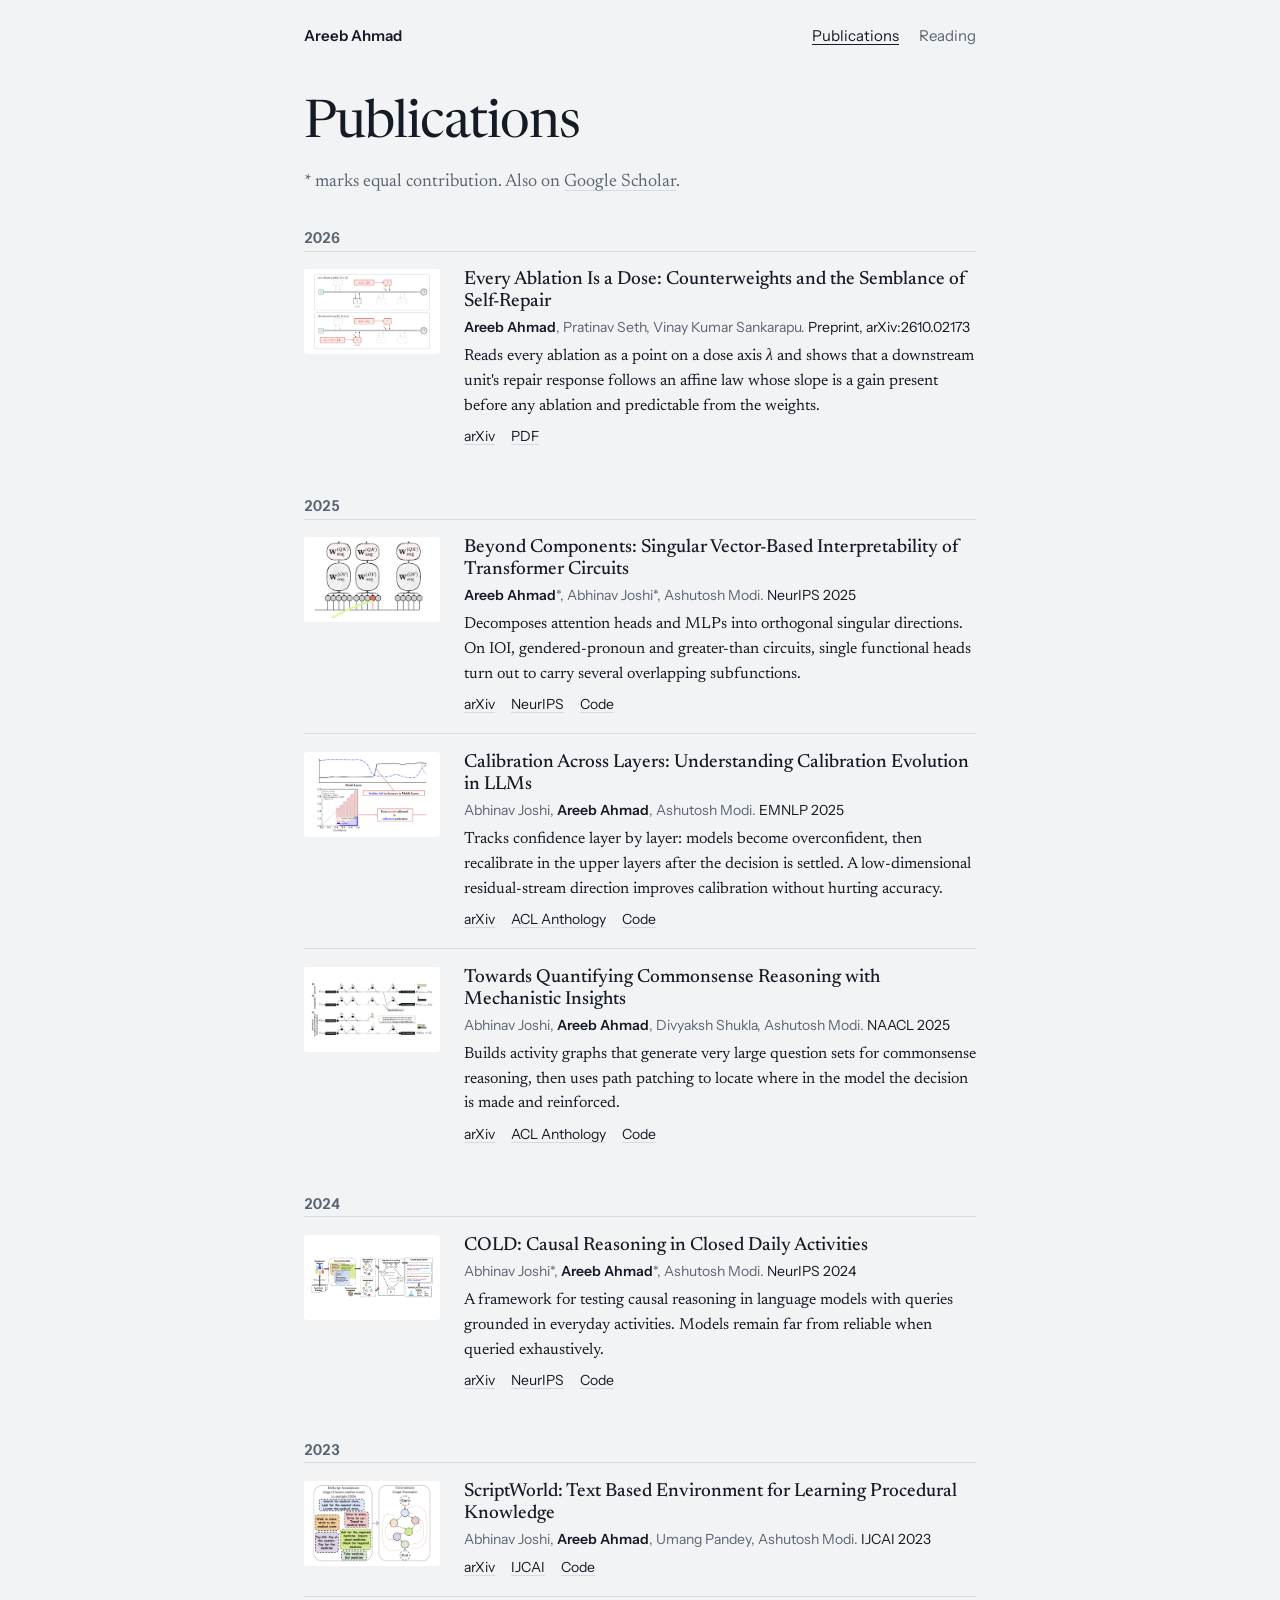
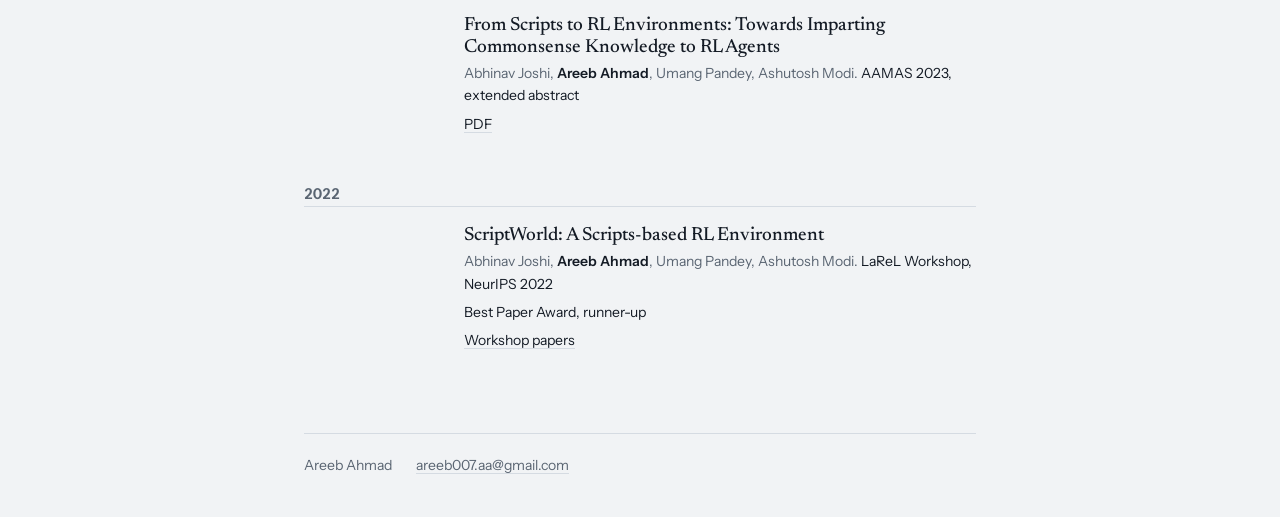
<file: publications.html>
<!DOCTYPE html>
<html lang="en">
<head>
  <meta charset="utf-8">
  <meta name="viewport" content="width=device-width, initial-scale=1">
  <title>Publications | Areeb Ahmad</title>
  <meta name="description" content="Publications by Areeb Ahmad on mechanistic interpretability, calibration, and causal and commonsense reasoning in language models.">
  <link rel="canonical" href="https://arieb-007.github.io/publications.html">

  <meta property="og:type" content="website">
  <meta property="og:title" content="Publications | Areeb Ahmad">
  <meta property="og:description" content="Papers on mechanistic interpretability, calibration, and causal reasoning in language models.">
  <meta property="og:url" content="https://arieb-007.github.io/publications.html">
  <meta name="twitter:card" content="summary">

  <link rel="icon" href="favicon.svg" type="image/svg+xml">

  <!-- Google Analytics -->
  <script async src="https://www.googletagmanager.com/gtag/js?id=G-CG47PSLK17"></script>
  <script>
    window.dataLayer = window.dataLayer || [];
    function gtag(){dataLayer.push(arguments);}
    gtag('js', new Date());
    gtag('config', 'G-CG47PSLK17');
  </script>

  <link rel="preconnect" href="https://fonts.googleapis.com">
  <link rel="preconnect" href="https://fonts.gstatic.com" crossorigin>
  <link href="https://fonts.googleapis.com/css2?family=Instrument+Sans:wght@400;500;600&family=Newsreader:ital,opsz,wght@0,6..72,400;0,6..72,500;1,6..72,400;1,6..72,500&display=swap" rel="stylesheet">
  <link rel="stylesheet" href="style.css">
</head>
<body>
  <a class="skip" href="#main">Skip to content</a>

  <div class="wrap">
    <nav class="site-nav" aria-label="Site">
      <a class="home-link" href="./">Areeb Ahmad</a>
      <ul>
        <li><a href="publications.html" aria-current="page">Publications</a></li>
        <li><a href="reading.html">Reading</a></li>
      </ul>
    </nav>

    <main id="main">
      <header class="page-head">
        <h1>Publications</h1>
        <p>
          * marks equal contribution. Also on
          <a href="https://scholar.google.com/citations?user=ZCJriT0AAAAJ&amp;hl=en">Google Scholar</a>.
        </p>
      </header>

      <section class="year-group" aria-labelledby="y2026">
        <h2 id="y2026">2026</h2>
        <ul class="pubs">
          <li>
            <a class="thumb" href="https://arxiv.org/abs/2610.02173" tabindex="-1" aria-hidden="true"><img src="figures/dose-worlds.png" alt="" width="1200" height="750" loading="lazy"></a>
            <div>
              <h3><a href="https://arxiv.org/abs/2610.02173">Every Ablation Is a Dose: Counterweights and the Semblance of <span class="nw">Self-Repair</span></a></h3>
              <p class="byline"><span class="me">Areeb Ahmad</span>, Pratinav Seth, Vinay Kumar Sankarapu. <span class="venue">Preprint, arXiv:2610.02173</span></p>
              <p class="summary">
                Reads every ablation as a point on a dose axis <em class="var">λ</em> and shows that a
                downstream unit's repair response follows an affine law whose slope is a gain
                present before any ablation and predictable from the weights.
              </p>
              <ul class="links">
                <li><a href="https://arxiv.org/abs/2610.02173">arXiv</a></li>
                <li><a href="https://arxiv.org/pdf/2610.02173">PDF</a></li>
              </ul>
            </div>
          </li>
        </ul>
      </section>

      <section class="year-group" aria-labelledby="y2025">
        <h2 id="y2025">2025</h2>
        <ul class="pubs">
          <li>
            <a class="thumb" href="https://arxiv.org/abs/2511.20273" tabindex="-1" aria-hidden="true"><img src="figures/beyond.png" alt="" width="1200" height="750" loading="lazy"></a>
            <div>
              <h3><a href="https://arxiv.org/abs/2511.20273">Beyond Components: Singular Vector-Based Interpretability of Transformer Circuits</a></h3>
              <p class="byline"><span class="me">Areeb Ahmad</span>*, Abhinav Joshi*, Ashutosh Modi. <span class="venue">NeurIPS 2025</span></p>
              <p class="summary">
                Decomposes attention heads and MLPs into orthogonal singular directions. On IOI,
                gendered-pronoun and greater-than circuits, single functional heads turn out to
                carry several overlapping subfunctions.
              </p>
              <ul class="links">
                <li><a href="https://arxiv.org/abs/2511.20273">arXiv</a></li>
                <li><a href="https://neurips.cc/virtual/2025/poster/119702">NeurIPS</a></li>
                <li><a href="https://github.com/Exploration-Lab/Beyond-Components">Code</a></li>
              </ul>
            </div>
          </li>
          <li>
            <a class="thumb" href="https://arxiv.org/abs/2511.00280" tabindex="-1" aria-hidden="true"><img src="figures/calibration.png" alt="" width="1200" height="750" loading="lazy"></a>
            <div>
              <h3><a href="https://arxiv.org/abs/2511.00280">Calibration Across Layers: Understanding Calibration Evolution in LLMs</a></h3>
              <p class="byline">Abhinav Joshi, <span class="me">Areeb Ahmad</span>, Ashutosh Modi. <span class="venue">EMNLP 2025</span></p>
              <p class="summary">
                Tracks confidence layer by layer: models become overconfident, then recalibrate in
                the upper layers after the decision is settled. A low-dimensional residual-stream
                direction improves calibration without hurting accuracy.
              </p>
              <ul class="links">
                <li><a href="https://arxiv.org/abs/2511.00280">arXiv</a></li>
                <li><a href="https://aclanthology.org/2025.emnlp-main.742/">ACL Anthology</a></li>
                <li><a href="https://github.com/Exploration-Lab/LLM-Calibration-Mechanism">Code</a></li>
              </ul>
            </div>
          </li>
          <li>
            <a class="thumb" href="https://arxiv.org/abs/2504.10077" tabindex="-1" aria-hidden="true"><img src="figures/commonsense-path-patching.png" alt="" width="1200" height="750" loading="lazy"></a>
            <div>
              <h3><a href="https://arxiv.org/abs/2504.10077">Towards Quantifying Commonsense Reasoning with Mechanistic Insights</a></h3>
              <p class="byline">Abhinav Joshi, <span class="me">Areeb Ahmad</span>, Divyaksh Shukla, Ashutosh Modi. <span class="venue">NAACL 2025</span></p>
              <p class="summary">
                Builds activity graphs that generate very large question sets for commonsense
                reasoning, then uses path patching to locate where in the model the decision is
                made and reinforced.
              </p>
              <ul class="links">
                <li><a href="https://arxiv.org/abs/2504.10077">arXiv</a></li>
                <li><a href="https://aclanthology.org/2025.naacl-long.487/">ACL Anthology</a></li>
                <li><a href="https://github.com/Exploration-Lab/CoReMech">Code</a></li>
              </ul>
            </div>
          </li>
        </ul>
      </section>

      <section class="year-group" aria-labelledby="y2024">
        <h2 id="y2024">2024</h2>
        <ul class="pubs">
          <li>
            <a class="thumb" href="https://arxiv.org/abs/2411.19500" tabindex="-1" aria-hidden="true"><img src="figures/cold-framework.png" alt="" width="1600" height="1000" loading="lazy"></a>
            <div>
              <h3><a href="https://arxiv.org/abs/2411.19500">COLD: Causal Reasoning in Closed Daily Activities</a></h3>
              <p class="byline">Abhinav Joshi*, <span class="me">Areeb Ahmad</span>*, Ashutosh Modi. <span class="venue">NeurIPS 2024</span></p>
              <p class="summary">
                A framework for testing causal reasoning in language models with queries grounded
                in everyday activities. Models remain far from reliable when queried exhaustively.
              </p>
              <ul class="links">
                <li><a href="https://arxiv.org/abs/2411.19500">arXiv</a></li>
                <li><a href="https://neurips.cc/virtual/2024/poster/96459">NeurIPS</a></li>
                <li><a href="https://github.com/Exploration-Lab/COLD">Code</a></li>
              </ul>
            </div>
          </li>
        </ul>
      </section>

      <section class="year-group" aria-labelledby="y2023">
        <h2 id="y2023">2023</h2>
        <ul class="pubs">
          <li>
            <a class="thumb" href="https://arxiv.org/abs/2307.03906" tabindex="-1" aria-hidden="true"><img src="figures/scriptworld.png" alt="" width="1200" height="750" loading="lazy"></a>
            <div>
              <h3><a href="https://arxiv.org/abs/2307.03906">ScriptWorld: Text Based Environment for Learning Procedural Knowledge</a></h3>
              <p class="byline">Abhinav Joshi, <span class="me">Areeb Ahmad</span>, Umang Pandey, Ashutosh Modi. <span class="venue">IJCAI 2023</span></p>
              <ul class="links">
                <li><a href="https://arxiv.org/abs/2307.03906">arXiv</a></li>
                <li><a href="https://www.ijcai.org/proceedings/2023/566">IJCAI</a></li>
                <li><a href="https://github.com/Exploration-Lab/ScriptWorld">Code</a></li>
              </ul>
            </div>
          </li>
          <li>
            <span class="thumb"></span>
            <div>
              <h3><a href="https://www.southampton.ac.uk/~eg/AAMAS2023/pdfs/p2801.pdf">From Scripts to RL Environments: Towards Imparting Commonsense Knowledge to RL Agents</a></h3>
              <p class="byline">Abhinav Joshi, <span class="me">Areeb Ahmad</span>, Umang Pandey, Ashutosh Modi. <span class="venue">AAMAS 2023, extended abstract</span></p>
              <ul class="links">
                <li><a href="https://www.southampton.ac.uk/~eg/AAMAS2023/pdfs/p2801.pdf">PDF</a></li>
              </ul>
            </div>
          </li>
        </ul>
      </section>

      <section class="year-group" aria-labelledby="y2022">
        <h2 id="y2022">2022</h2>
        <ul class="pubs">
          <li>
            <span class="thumb"></span>
            <div>
              <h3>ScriptWorld: A Scripts-based RL Environment</h3>
              <p class="byline">Abhinav Joshi, <span class="me">Areeb Ahmad</span>, Umang Pandey, Ashutosh Modi. <span class="venue">LaReL Workshop, NeurIPS 2022</span></p>
              <p class="note">Best Paper Award, runner-up</p>
              <ul class="links">
                <li><a href="https://larel-workshop.github.io/papers/">Workshop papers</a></li>
              </ul>
            </div>
          </li>
        </ul>
      </section>

    </main>

    <footer class="site-foot">
      <span>Areeb Ahmad</span>
      <a href="mailto:areeb007.aa@gmail.com">areeb007.aa@gmail.com</a>
    </footer>
  </div>
</body>
</html>
</file>
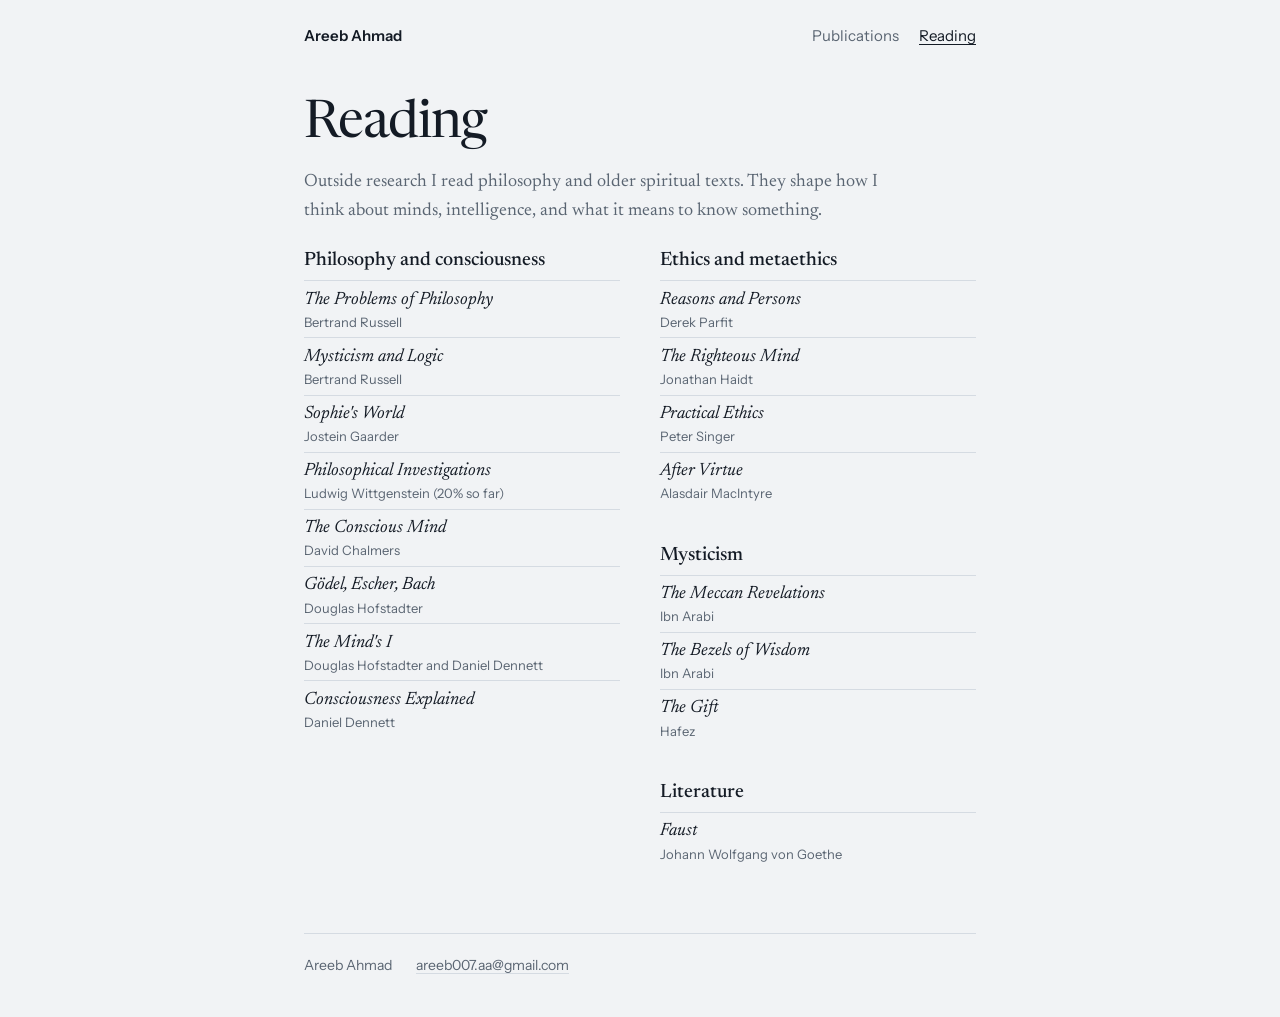
<file: reading.html>
<!DOCTYPE html>
<html lang="en">
<head>
  <meta charset="utf-8">
  <meta name="viewport" content="width=device-width, initial-scale=1">
  <title>Reading | Areeb Ahmad</title>
  <meta name="description" content="Books Areeb Ahmad has read on AI, philosophy of mind, ethics, literature and mysticism.">
  <link rel="canonical" href="https://arieb-007.github.io/reading.html">

  <meta property="og:type" content="website">
  <meta property="og:title" content="Reading | Areeb Ahmad">
  <meta property="og:description" content="Books on AI, philosophy of mind, ethics, literature and mysticism.">
  <meta property="og:url" content="https://arieb-007.github.io/reading.html">
  <meta name="twitter:card" content="summary">

  <link rel="icon" href="favicon.svg" type="image/svg+xml">

  <!-- Google Analytics -->
  <script async src="https://www.googletagmanager.com/gtag/js?id=G-CG47PSLK17"></script>
  <script>
    window.dataLayer = window.dataLayer || [];
    function gtag(){dataLayer.push(arguments);}
    gtag('js', new Date());
    gtag('config', 'G-CG47PSLK17');
  </script>

  <link rel="preconnect" href="https://fonts.googleapis.com">
  <link rel="preconnect" href="https://fonts.gstatic.com" crossorigin>
  <link href="https://fonts.googleapis.com/css2?family=Instrument+Sans:wght@400;500;600&family=Newsreader:ital,opsz,wght@0,6..72,400;0,6..72,500;1,6..72,400&display=swap" rel="stylesheet">
  <link rel="stylesheet" href="style.css">
</head>
<body>
  <a class="skip" href="#main">Skip to content</a>

  <div class="wrap">
    <nav class="site-nav" aria-label="Site">
      <a class="home-link" href="./">Areeb Ahmad</a>
      <ul>
        <li><a href="publications.html">Publications</a></li>
        <li><a href="reading.html" aria-current="page">Reading</a></li>
      </ul>
    </nav>

    <main id="main">
      <header class="page-head">
        <h1>Reading</h1>
        <p>
          Outside research I read philosophy and older spiritual texts. They shape how I think
          about minds, intelligence, and what it means to know something.
        </p>
      </header>

      <div class="shelves">
        <section class="shelf" aria-labelledby="s-mind">
          <h2 id="s-mind">Philosophy and consciousness</h2>
          <ul>
            <li><cite>The Problems of Philosophy</cite><span class="author">Bertrand Russell</span></li>
            <li><cite>Mysticism and Logic</cite><span class="author">Bertrand Russell</span></li>
            <li><cite>Sophie's World</cite><span class="author">Jostein Gaarder</span></li>
            <li><cite>Philosophical Investigations</cite><span class="author">Ludwig Wittgenstein (20% so far)</span></li>
            <li><cite>The Conscious Mind</cite><span class="author">David Chalmers</span></li>
            <li><cite>Gödel, Escher, Bach</cite><span class="author">Douglas Hofstadter</span></li>
            <li><cite>The Mind's I</cite><span class="author">Douglas Hofstadter and Daniel Dennett</span></li>
            <li><cite>Consciousness Explained</cite><span class="author">Daniel Dennett</span></li>
          </ul>
        </section>

        <section class="shelf" aria-labelledby="s-ethics">
          <h2 id="s-ethics">Ethics and metaethics</h2>
          <ul>
            <li><cite>Reasons and Persons</cite><span class="author">Derek Parfit</span></li>
            <li><cite>The Righteous Mind</cite><span class="author">Jonathan Haidt</span></li>
            <li><cite>Practical Ethics</cite><span class="author">Peter Singer</span></li>
            <li><cite>After Virtue</cite><span class="author">Alasdair MacIntyre</span></li>
          </ul>
        </section>

        <section class="shelf" aria-labelledby="s-myst">
          <h2 id="s-myst">Mysticism</h2>
          <ul>
            <li><cite>The Meccan Revelations</cite><span class="author">Ibn Arabi</span></li>
            <li><cite>The Bezels of Wisdom</cite><span class="author">Ibn Arabi</span></li>
            <li><cite>The Gift</cite><span class="author">Hafez</span></li>
          </ul>
        </section>

        <section class="shelf" aria-labelledby="s-lit">
          <h2 id="s-lit">Literature</h2>
          <ul>
            <li><cite>Faust</cite><span class="author">Johann Wolfgang von Goethe</span></li>
          </ul>
        </section>
      </div>
    </main>

    <footer class="site-foot">
      <span>Areeb Ahmad</span>
      <a href="mailto:areeb007.aa@gmail.com">areeb007.aa@gmail.com</a>
    </footer>
  </div>
</body>
</html>
</file>
<file: style.css>
/* Areeb Ahmad — personal site
   Quiet serif page with one strong element: a dark plate of paper figures.
   Colour inside figures carries meaning (blue counteracts, red reinforces). */

:root {
  --paper: #f1f3f5;
  --ink: #141b25;
  --muted: #5a6572;
  --rule: #d5dbe2;
  --tile: #e6eaef;

  --band: #141b25;
  --band-ink: #edf0f3;
  --band-muted: #97a2b0;
  --band-rule: #2a323d;
  --band-tile: #ffffff;

  --link: #2c66ae;
  --focus: #2c66ae;

  --serif: "Newsreader", "Iowan Old Style", "Palatino Linotype", Georgia, serif;
  --sans: "Instrument Sans", "Helvetica Neue", Arial, sans-serif;

  --measure: 42rem;
  --wide: 66rem;
  --gutter: 1.25rem;
  color-scheme: light dark;
}

@media (prefers-color-scheme: dark) {
  :root {
    --paper: #12161c;
    --ink: #e4e8ed;
    --muted: #9aa4b1;
    --rule: #2a313b;
    --tile: #1a2029;

    --band: #0a0e13;
    --band-ink: #e4e8ed;
    --band-muted: #8f9aa8;
    --band-rule: #232a34;
    --band-tile: #ffffff;

    --link: #74a6e2;
    --focus: #74a6e2;
  }
}

*, *::before, *::after { box-sizing: border-box; }

html { -webkit-text-size-adjust: 100%; }

body {
  margin: 0;
  background: var(--paper);
  color: var(--ink);
  font-family: var(--serif);
  font-size: 1.125rem;
  line-height: 1.62;
  font-optical-sizing: auto;
  text-rendering: optimizeLegibility;
}

.wrap {
  max-width: calc(var(--measure) + 2 * var(--gutter));
  margin: 0 auto;
  padding: 0 var(--gutter);
}
.wrap.wide { max-width: calc(var(--wide) + 2 * var(--gutter)); }

/* ---------- links & focus ---------- */

a {
  color: inherit;
  text-decoration-line: underline;
  text-decoration-thickness: 1px;
  text-decoration-color: var(--rule);
  text-underline-offset: 0.22em;
  transition: text-decoration-color 120ms ease;
}
a:hover { text-decoration-color: currentColor; }

:focus-visible {
  outline: 2px solid var(--focus);
  outline-offset: 3px;
  border-radius: 2px;
}

.skip { position: absolute; left: -999px; top: 0; }
.skip:focus {
  left: var(--gutter);
  top: 0.5rem;
  background: var(--paper);
  padding: 0.25rem 0.5rem;
  font-family: var(--sans);
  font-size: 0.875rem;
}

/* ---------- nav ---------- */

.site-nav {
  display: flex;
  align-items: baseline;
  justify-content: space-between;
  gap: 1rem;
  padding: 1.5rem 0 0;
  font-family: var(--sans);
  font-size: 0.9375rem;
}
.site-nav .home-link { font-weight: 600; text-decoration: none; }
.site-nav ul {
  display: flex;
  gap: 1.25rem;
  margin: 0 0 0 auto;
  padding: 0;
  list-style: none;
}
.site-nav ul a { text-decoration: none; color: var(--muted); }
.site-nav ul a:hover,
.site-nav ul a[aria-current="page"] { color: var(--ink); }
.site-nav ul a[aria-current="page"] {
  text-decoration: underline;
  text-decoration-color: var(--ink);
}

/* ---------- type ---------- */

h1, h2, h3 {
  font-family: var(--serif);
  font-weight: 500;
  line-height: 1.15;
  margin: 0;
}
h1, h2, .papers h3 { text-wrap: balance; }

h1 {
  font-size: clamp(3rem, 8vw, 4.5rem);
  font-weight: 400;
  letter-spacing: -0.02em;
  font-variation-settings: "opsz" 72;
}
h2 {
  font-size: 1.625rem;
  margin-bottom: 1rem;
  font-variation-settings: "opsz" 36;
}
h3 { font-size: 1.1875rem; font-weight: 500; }
h3 a { text-decoration: none; }
h3 a:hover { text-decoration: underline; text-decoration-color: currentColor; }

p { margin: 0 0 1rem; }
.muted { color: var(--muted); }
.nw { white-space: nowrap; }
em.var { font-style: italic; }

/* ---------- intro ---------- */

.intro { padding: 4rem 0 1rem; }
.intro h1 { margin-bottom: 1.5rem; }

.lead {
  font-size: 1.375rem;
  line-height: 1.5;
  max-width: 38rem;
  text-wrap: pretty;
  font-variation-settings: "opsz" 24;
}

.position {
  font-family: var(--sans);
  font-size: 0.9375rem;
  line-height: 1.55;
  color: var(--muted);
  margin-top: 1.75rem;
}
.position strong { color: var(--ink); font-weight: 600; }

.contact {
  display: flex;
  flex-wrap: wrap;
  gap: 0.5rem 1.25rem;
  margin: 0.75rem 0 0;
  padding: 0;
  list-style: none;
  font-family: var(--sans);
  font-size: 0.9375rem;
}

main > section, .foraging, .background { padding-top: 3.5rem; }
.foraging { padding-top: 4rem; }

/* ---------- papers plate ---------- */

.papers-band {
  margin-top: 4rem;
  padding: 3.5rem 0 3rem;
  background: var(--band);
  color: var(--band-ink);
}
.papers-band a { text-decoration-color: var(--band-rule); }
.papers-band a:hover { text-decoration-color: currentColor; }
.papers-band h2 { margin-bottom: 0.5rem; }
.papers-note {
  font-family: var(--sans);
  font-size: 0.9375rem;
  color: var(--band-muted);
  max-width: 40rem;
  margin-bottom: 2.25rem;
}

.papers {
  display: grid;
  grid-template-columns: repeat(2, minmax(0, 1fr));
  gap: 3rem 2.5rem;
  margin: 0;
  padding: 0;
  list-style: none;
}
.papers .fig {
  display: block;
  aspect-ratio: 16 / 10;
  background: var(--band-tile);
  border-radius: 4px;
  overflow: hidden;
  margin-bottom: 1.1rem;
  padding: 4%;
}
.papers .fig img {
  display: block;
  width: 100%;
  height: 100%;
  object-fit: contain;
}
.papers .venue {
  font-family: var(--sans);
  font-size: 0.8125rem;
  color: var(--band-muted);
  margin: 0 0 0.35rem;
}
.papers h3 {
  font-size: 1.25rem;
  line-height: 1.25;
  margin-bottom: 0.5rem;
  font-variation-settings: "opsz" 30;
}
.papers .claim {
  font-size: 1rem;
  line-height: 1.5;
  margin: 0 0 0.5rem;
  color: var(--band-ink);
  opacity: 0.86;
}
.papers .byline {
  font-family: var(--sans);
  font-size: 0.8125rem;
  color: var(--band-muted);
  margin: 0;
}
.papers .byline .me { color: var(--band-ink); font-weight: 600; }

.papers-band .footnote {
  font-family: var(--sans);
  font-size: 0.8125rem;
  color: var(--band-muted);
  margin: 2.5rem 0 0;
}

@media (max-width: 40rem) {
  .papers { grid-template-columns: 1fr; gap: 2.5rem; }
}

/* ---------- foraging project ---------- */

.foraging-grid {
  display: grid;
  grid-template-columns: minmax(0, 1fr) minmax(0, 1fr);
  gap: 2rem;
  align-items: start;
}
.foraging-grid p { font-size: 1.0625rem; }
.video {
  position: relative;
  display: block;
  aspect-ratio: 4 / 3;
  width: 100%;
  background: #000;
  border-radius: 4px;
  overflow: hidden;
  border: 0;
}
.video img { display: block; width: 100%; height: 100%; object-fit: cover; }
.video .play {
  position: absolute;
  left: 50%; top: 50%;
  width: 3.75rem; height: 3.75rem;
  margin: -1.875rem 0 0 -1.875rem;
  border-radius: 50%;
  background: rgba(20, 27, 37, 0.82);
}
.video .play::after {
  content: "";
  position: absolute;
  left: 1.45rem; top: 1.1rem;
  border-style: solid;
  border-width: 0.78rem 0 0.78rem 1.25rem;
  border-color: transparent transparent transparent #fff;
}
.video:hover .play { background: rgba(20, 27, 37, 0.95); }

.stats {
  display: flex;
  gap: 1.75rem;
  margin: 0 0 1rem;
  padding: 0.75rem 0;
  border-top: 1px solid var(--rule);
  border-bottom: 1px solid var(--rule);
}
.stats > div { margin: 0; }
.stats dt {
  font-family: var(--sans);
  font-size: 0.8125rem;
  color: var(--muted);
}
.stats dd {
  margin: 0;
  font-size: 1.5rem;
  line-height: 1.2;
  font-variant-numeric: tabular-nums;
  font-variation-settings: "opsz" 30;
}

@media (max-width: 40rem) {
  .foraging-grid { grid-template-columns: 1fr; }
}

/* ---------- publication lists ---------- */

.byline {
  font-family: var(--sans);
  font-size: 0.875rem;
  color: var(--muted);
  margin-bottom: 0.35rem;
}
.byline .me { color: var(--ink); font-weight: 600; }

.links {
  display: flex;
  flex-wrap: wrap;
  gap: 0.25rem 1rem;
  margin: 0;
  padding: 0;
  list-style: none;
  font-family: var(--sans);
  font-size: 0.875rem;
}

.pubs { margin: 0; padding: 0; list-style: none; }
.pubs > li {
  display: grid;
  grid-template-columns: 8.5rem 1fr;
  column-gap: 1.5rem;
  padding: 1.1rem 0;
  border-top: 1px solid var(--rule);
}
.pubs .thumb {
  display: block;
  aspect-ratio: 16 / 10;
  background: #fff;
  padding: 3%;
  border-radius: 3px;
  overflow: hidden;
  align-self: start;
}
.pubs .thumb img { display: block; width: 100%; height: 100%; object-fit: contain; }
.pubs .thumb:empty { background: transparent; }
.pubs h3 { margin-bottom: 0.2rem; }
.pubs .venue { color: var(--ink); }
.pubs .note { font-family: var(--sans); font-size: 0.875rem; margin: 0 0 0.35rem; }
.pubs p.summary { font-size: 1rem; line-height: 1.55; margin: 0 0 0.4rem; }

.year-group { padding-top: 2rem; }
.year-group:first-of-type { padding-top: 0.5rem; }
.year-group > h2 {
  font-family: var(--sans);
  font-size: 0.9375rem;
  font-weight: 600;
  color: var(--muted);
  margin-bottom: 0.25rem;
  font-variant-numeric: tabular-nums;
}

/* ---------- inner pages ---------- */

.page-head { padding: 3rem 0 1.5rem; }
.page-head h1 { font-size: clamp(2.5rem, 6vw, 3.25rem); margin-bottom: 0.75rem; }
.page-head p { color: var(--muted); max-width: 36rem; margin: 0; }

.projects { margin: 0; padding: 0; list-style: none; }
.projects > li { padding: 0.75rem 0; border-top: 1px solid var(--rule); }
.projects > li:last-child { border-bottom: 1px solid var(--rule); }
.projects h3 { margin-bottom: 0.2rem; }
.projects p { font-size: 1rem; margin: 0 0 0.3rem; }

/* ---------- reading ---------- */

.shelves { columns: 2 17rem; column-gap: 2.5rem; }
.shelf { break-inside: avoid; margin-bottom: 2.25rem; }
.shelf h2 { font-size: 1.1875rem; margin-bottom: 0.5rem; }
.shelf ul { margin: 0; padding: 0; list-style: none; }
.shelf li { padding: 0.4rem 0; border-top: 1px solid var(--rule); line-height: 1.4; }
.shelf cite { font-style: italic; }
.shelf .author {
  display: block;
  font-family: var(--sans);
  font-size: 0.8125rem;
  color: var(--muted);
}

/* ---------- footer ---------- */

.site-foot {
  margin-top: 4rem;
  padding: 1.25rem 0 2.5rem;
  border-top: 1px solid var(--rule);
  font-family: var(--sans);
  font-size: 0.875rem;
  color: var(--muted);
  display: flex;
  flex-wrap: wrap;
  gap: 0.5rem 1.5rem;
}

/* ---------- small screens ---------- */

@media (max-width: 520px) {
  body { font-size: 1.0625rem; }
  .intro { padding-top: 2.5rem; }
  .lead { font-size: 1.1875rem; }
  .pubs > li { grid-template-columns: 1fr; row-gap: 0.6rem; }
  .pubs .thumb { max-width: 12rem; }
  .pubs .thumb:empty { display: none; }
  .site-nav ul { gap: 1rem; }
}

@media (prefers-reduced-motion: reduce) {
  * { transition: none !important; }
}
</file>
